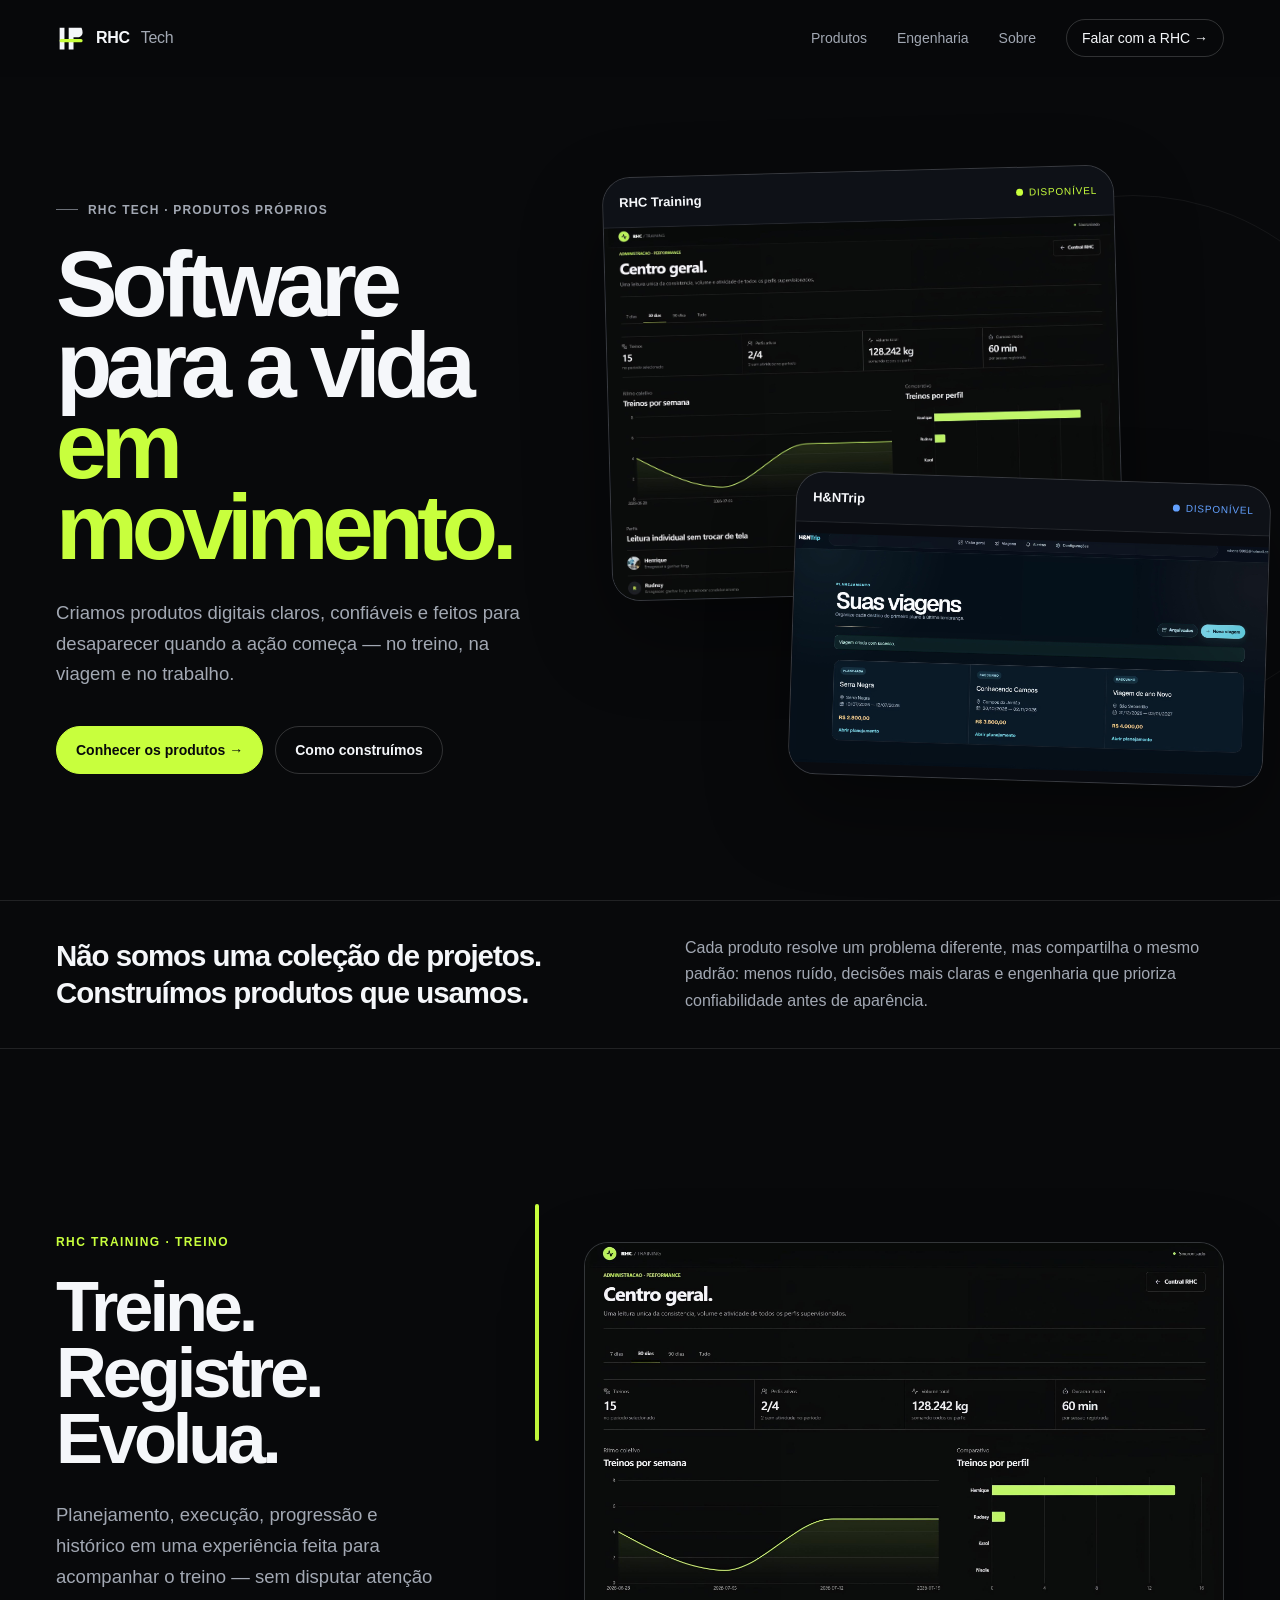
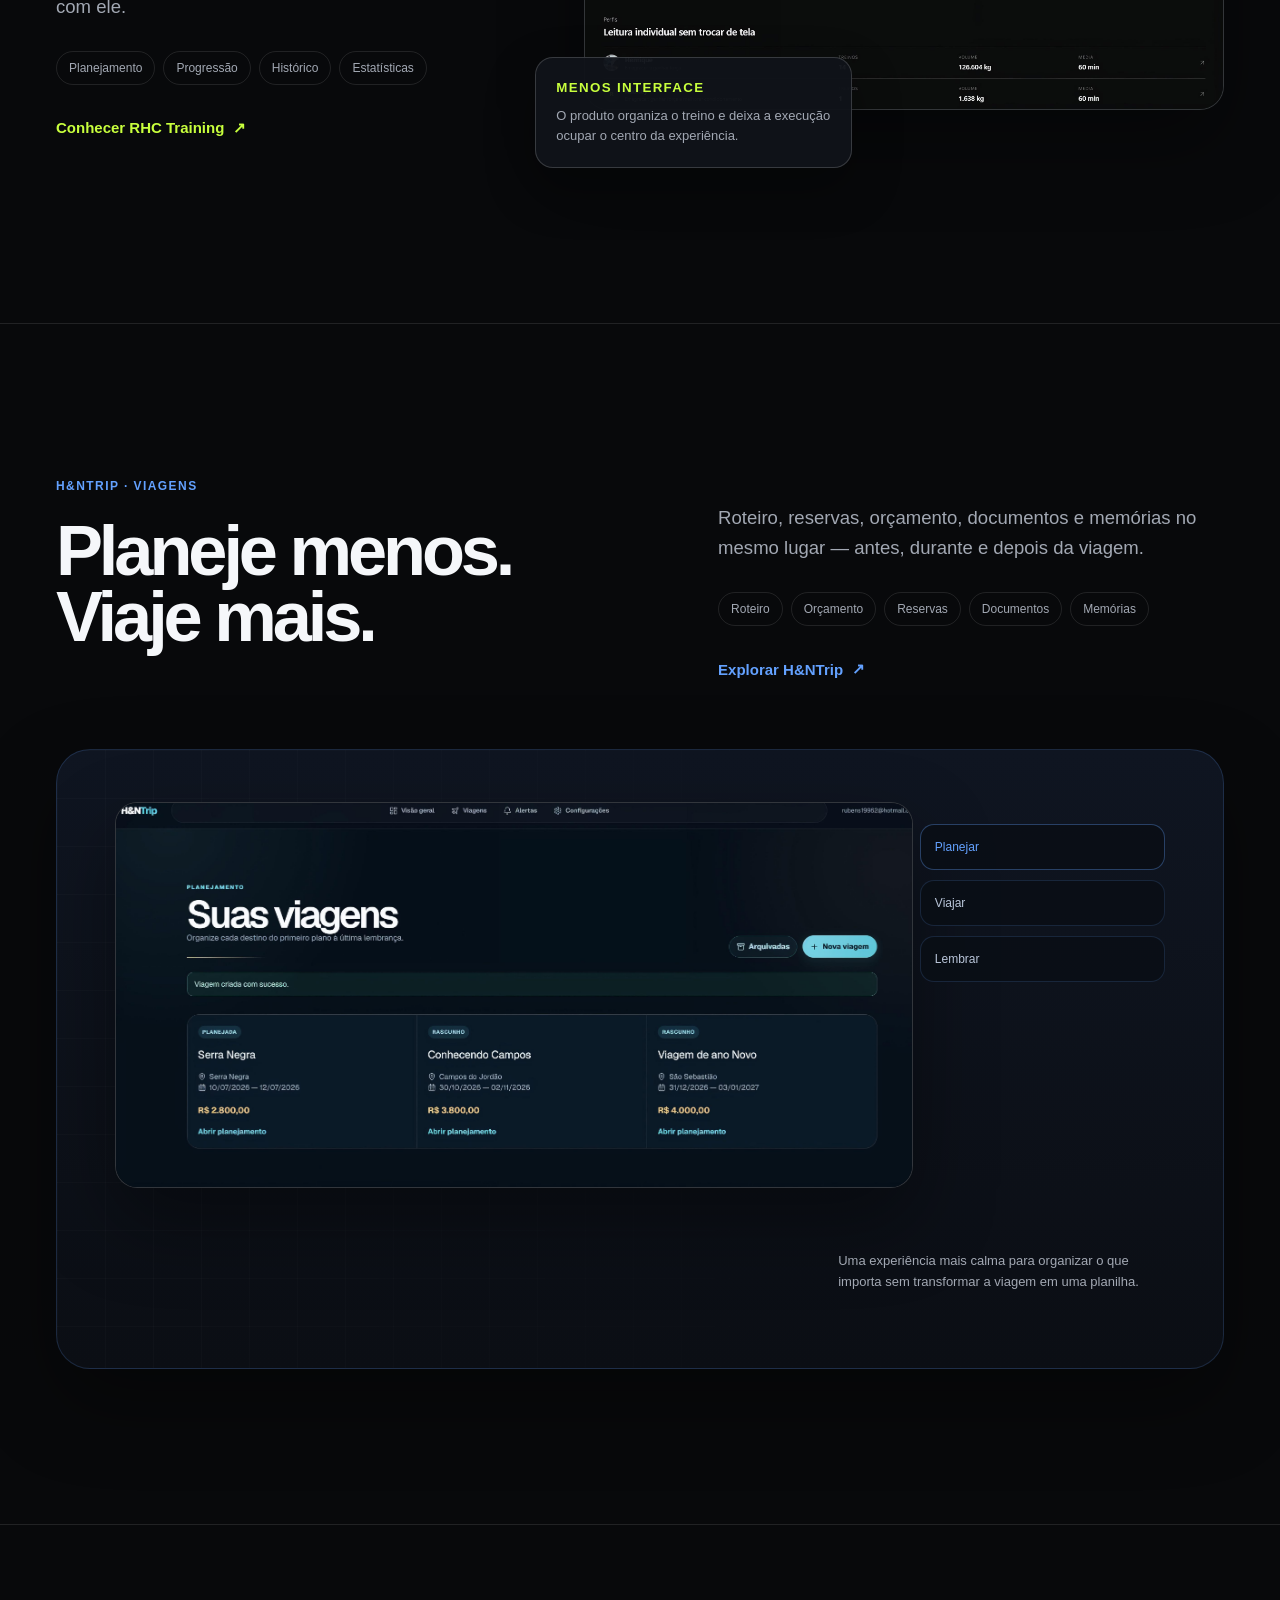
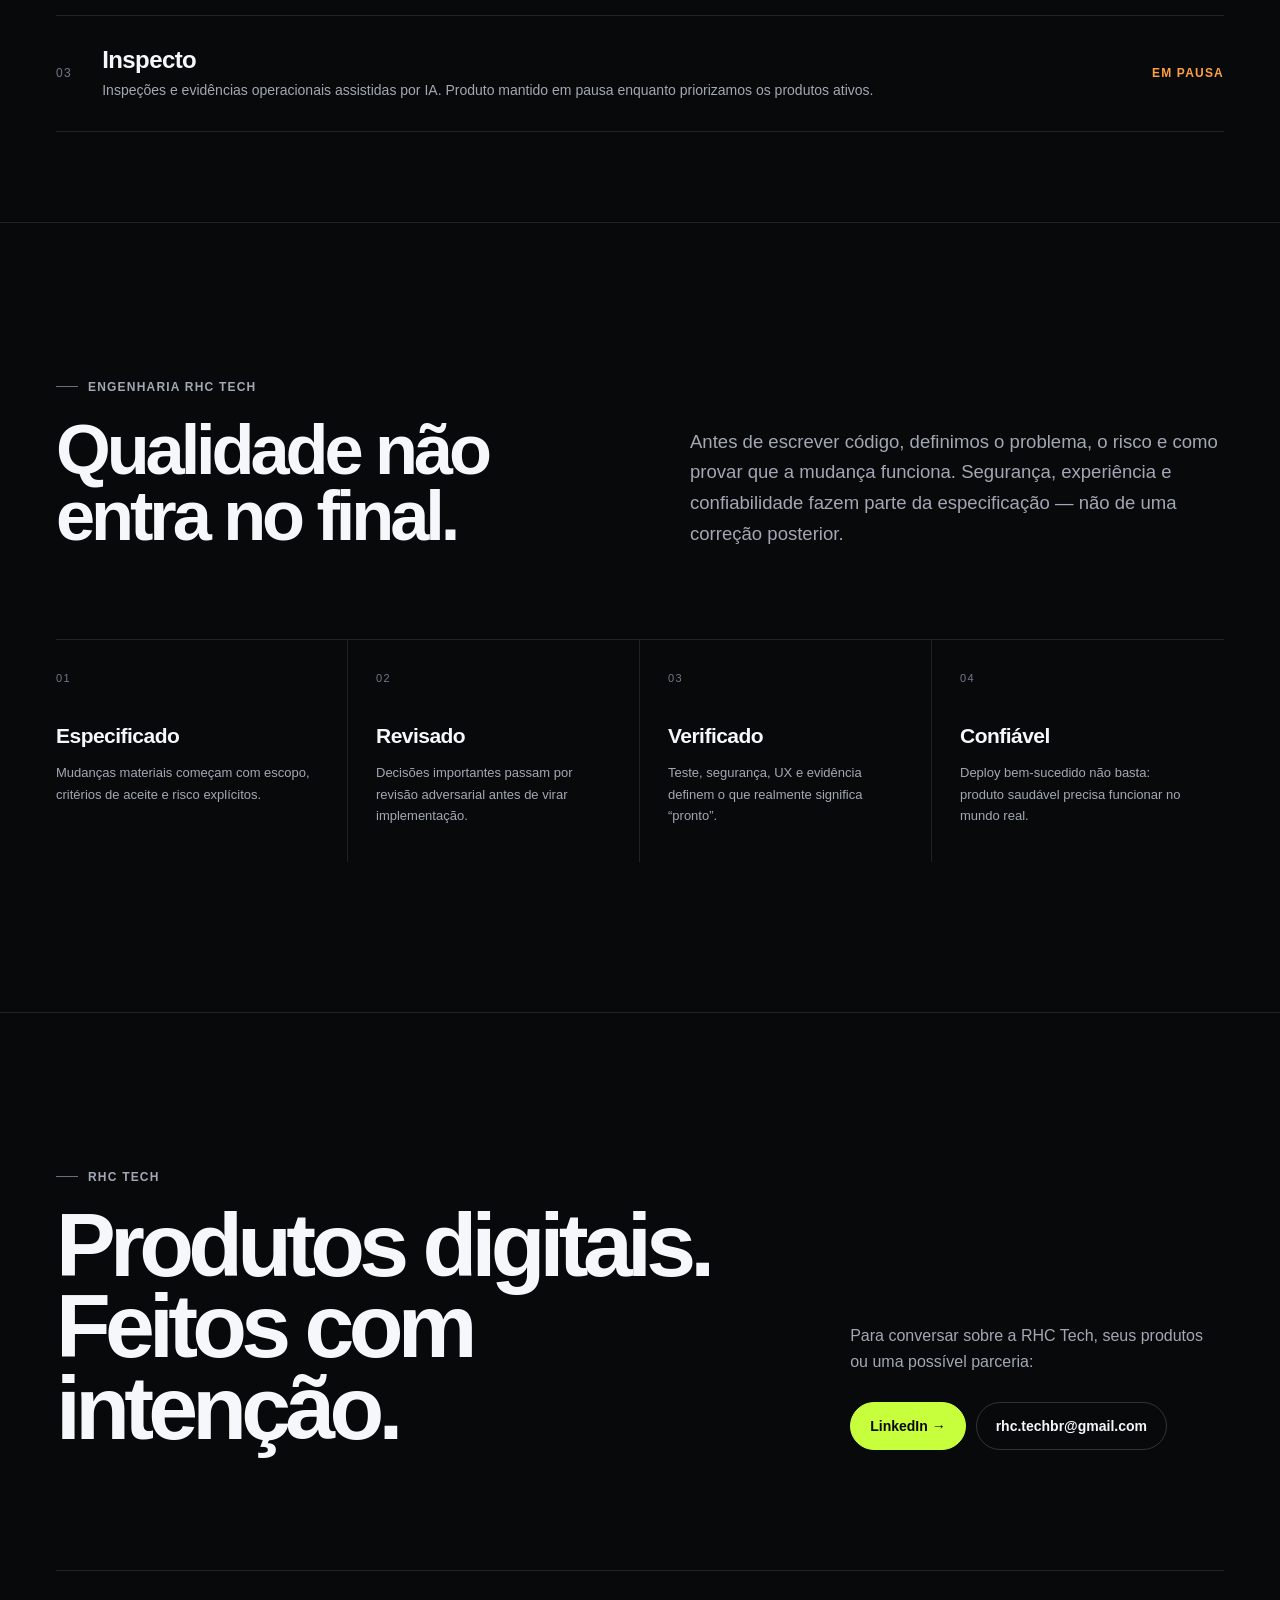
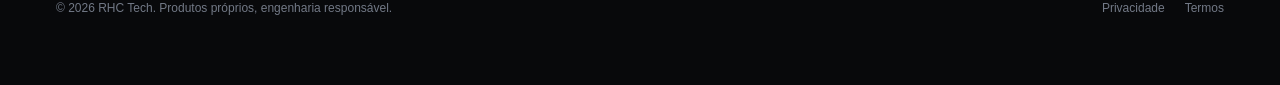
<file: index.html>
<!doctype html>
<html lang="pt-BR">
<head>
  <meta charset="utf-8">
  <meta name="viewport" content="width=device-width, initial-scale=1">
  <title>RHC Tech — Produtos digitais feitos para a vida real</title>
  <meta name="description" content="A RHC Tech cria produtos digitais próprios para treino, viagens e operações: RHC Training, H&NTrip e Inspecto.">
  <meta name="theme-color" content="#08090b">
  <link rel="canonical" href="https://rhctech.com.br/">
  <link rel="icon" href="data:image/svg+xml,%3Csvg xmlns='http://www.w3.org/2000/svg' viewBox='0 0 64 64'%3E%3Crect width='64' height='64' rx='14' fill='%2308090b'/%3E%3Cpath d='M15 14h8v36h-8zm14 0h8v36h-8zm14 0h6c4 0 7 4 7 9s-4 9-9 9H37V14z' fill='%23f5f7fa'/%3E%3Crect x='15' y='35' width='41' height='6' rx='3' fill='%23c8ff3d'/%3E%3C/svg%3E">
  <style>
    :root { color-scheme: dark; --bg:#08090b; --surface:#10131a; --line:rgba(255,255,255,.10); --line-strong:rgba(255,255,255,.17); --text:#f5f7fa; --muted:#a2a8b3; --quiet:#727986; --lime:#c8ff3d; --blue:#63a1ff; --orange:#ff9f43; --radius-md:24px; --radius-lg:34px; --ease:cubic-bezier(.16,1,.3,1); --shadow:0 34px 80px rgba(0,0,0,.36); }
    *{box-sizing:border-box} html{scroll-behavior:smooth} body{margin:0;background:var(--bg);color:var(--text);font-family:Inter,ui-sans-serif,-apple-system,BlinkMacSystemFont,"Segoe UI",sans-serif;-webkit-font-smoothing:antialiased;overflow-x:hidden} body.menu-open{overflow:hidden} a{color:inherit;text-decoration:none} button{font:inherit} img{display:block;max-width:100%} ::selection{background:var(--lime);color:var(--bg)}
    .skip-link{position:fixed;left:16px;top:12px;z-index:1000;transform:translateY(-160%);background:var(--text);color:var(--bg);padding:10px 14px;border-radius:10px}.skip-link:focus{transform:none}
    .wrap{width:min(1320px,calc(100% - 112px));margin-inline:auto}.eyebrow{display:inline-flex;align-items:center;gap:10px;color:var(--muted);font-size:12px;line-height:1;letter-spacing:.10em;text-transform:uppercase;font-weight:750}.eyebrow::before{content:"";width:22px;height:1px;background:currentColor;opacity:.65}.display{margin:0;font-size:clamp(58px,7.2vw,118px);line-height:.88;letter-spacing:-.067em;font-weight:780}.section-title{margin:0;font-size:clamp(48px,5.5vw,88px);line-height:.94;letter-spacing:-.058em;font-weight:760}.lead{margin:0;color:var(--muted);font-size:clamp(17px,1.45vw,21px);line-height:1.65}.kicker{font-size:12px;letter-spacing:.12em;text-transform:uppercase;font-weight:780}.lime{color:var(--lime)}.blue{color:var(--blue)}
    .nav{position:fixed;inset:0 0 auto;z-index:100;background:rgba(8,9,11,.70);backdrop-filter:blur(18px) saturate(130%);border-bottom:1px solid transparent;transition:border-color .25s ease,background .25s ease}.nav.scrolled{border-color:var(--line);background:rgba(8,9,11,.88)}.nav-row{height:76px;display:flex;align-items:center;justify-content:space-between}.brand{display:inline-flex;align-items:center;gap:11px;font-weight:760;letter-spacing:-.02em}.brand-mark{width:29px;height:29px}.brand span{color:var(--muted);font-weight:520}.nav-links{display:flex;align-items:center;gap:30px;color:var(--muted);font-size:14px}.nav-links a:hover,.nav-links a:focus-visible{color:var(--text)}.nav-cta{color:var(--text)!important;border:1px solid var(--line-strong);border-radius:999px;padding:10px 15px}.menu-button{display:none;width:44px;height:44px;border:1px solid var(--line);border-radius:999px;background:transparent;color:var(--text);cursor:pointer}.menu-button span,.menu-button::before,.menu-button::after{content:"";display:block;width:17px;height:1px;margin:4px auto;background:currentColor}
    .hero{min-height:100svh;padding:154px 0 84px;display:grid;align-items:center;overflow:hidden}.hero-grid{display:grid;grid-template-columns:minmax(0,.86fr) minmax(520px,1.14fr);gap:86px;align-items:center}.hero-copy{max-width:710px}.hero-copy .display{margin-top:28px}.hero-copy .display em{color:var(--lime);font-style:normal}.hero-copy .lead{max-width:640px;margin-top:30px}.hero-actions{display:flex;gap:12px;flex-wrap:wrap;margin-top:36px}.btn{display:inline-flex;align-items:center;justify-content:center;min-height:48px;padding:0 19px;border-radius:999px;border:1px solid var(--line-strong);font-size:14px;font-weight:730;transition:transform .2s var(--ease),border-color .2s ease,background .2s ease}.btn:hover{transform:translateY(-2px);border-color:rgba(255,255,255,.28)}.btn.primary{background:var(--lime);color:var(--bg);border-color:var(--lime)}
    .hero-products{position:relative;min-height:660px}.hero-products::before{content:"";position:absolute;width:520px;height:520px;right:-170px;top:40px;border:1px solid rgba(255,255,255,.055);border-radius:50%}.product-preview{position:absolute;overflow:hidden;border:1px solid var(--line-strong);background:var(--surface);box-shadow:var(--shadow)}.product-preview.training-preview{left:0;top:16px;width:83%;border-radius:28px;transform:rotate(-1.5deg)}.product-preview.trip-preview{right:-7%;bottom:34px;width:77%;border-radius:28px;transform:rotate(1.8deg)}.preview-head{height:50px;display:flex;align-items:center;justify-content:space-between;padding:0 16px;border-bottom:1px solid var(--line);background:rgba(14,17,23,.94)}.preview-head strong{font-size:13px}.status-dot{display:flex;gap:6px;align-items:center;color:var(--quiet);font-size:10px;text-transform:uppercase;letter-spacing:.08em}.status-dot::before{content:"";width:7px;height:7px;border-radius:50%;background:currentColor}.training-preview .status-dot{color:var(--lime)}.trip-preview .status-dot{color:var(--blue)}.preview-image{overflow:hidden;background:#090b10}.training-preview .preview-image{aspect-ratio:2048/1495}.trip-preview .preview-image{aspect-ratio:1862/989}.preview-image img{width:100%;height:100%;object-fit:contain;object-position:center;transform:none}
    .proof-strip{border-top:1px solid var(--line);border-bottom:1px solid var(--line);padding:34px 0}.proof-row{display:grid;grid-template-columns:1fr 1fr;gap:90px;align-items:center}.proof-row strong{font-size:clamp(23px,2.3vw,34px);letter-spacing:-.035em;line-height:1.25}.proof-row p{margin:0;color:var(--muted);font-size:16px;line-height:1.65}.product-section{position:relative;padding:155px 0;border-bottom:1px solid var(--line)}.product-copy{max-width:560px}.product-copy .kicker{margin-bottom:25px}.product-copy .section-title{margin-bottom:28px}.product-copy .lead{margin-bottom:28px}.capabilities{display:flex;flex-wrap:wrap;gap:8px;margin:28px 0 34px}.capability{border:1px solid var(--line);border-radius:999px;padding:9px 12px;color:var(--muted);font-size:12px}.product-cta{display:inline-flex;align-items:center;gap:9px;font-size:15px;font-weight:760}.product-cta::after{content:"↗";transition:transform .2s var(--ease)}.product-cta:hover::after{transform:translate(2px,-2px)}
    .training-layout{display:grid;grid-template-columns:.72fr 1.28fr;gap:92px;align-items:center}.training-stage{position:relative;padding:38px 0 58px 7%}.training-screen{position:relative;overflow:hidden;border:1px solid var(--line-strong);border-radius:var(--radius-md);background:#0a0d11;box-shadow:var(--shadow)}.training-screen img{width:100%;height:auto;object-fit:contain;transform:none}.training-accent{position:absolute;left:0;top:0;width:4px;height:42%;background:var(--lime);border-radius:999px}.training-note{position:absolute;left:0;bottom:0;width:min(330px,46%);padding:20px;background:rgba(16,19,26,.96);border:1px solid var(--line-strong);border-radius:18px;box-shadow:0 20px 50px rgba(0,0,0,.32)}.training-note small{color:var(--lime);text-transform:uppercase;letter-spacing:.10em;font-weight:760}.training-note p{margin:10px 0 0;color:var(--muted);font-size:13px;line-height:1.6}
    .trip-section{overflow:hidden}.trip-top{display:grid;grid-template-columns:1fr .9fr;gap:100px;align-items:end;margin-bottom:70px}.trip-top .product-copy{max-width:660px}.trip-stage{position:relative;min-height:620px;padding:52px 5%;border-radius:var(--radius-lg);background:linear-gradient(180deg,#0f1521 0%,#0b0e14 100%);border:1px solid rgba(99,161,255,.18);overflow:hidden;box-shadow:var(--shadow)}.trip-stage::before{content:"";position:absolute;inset:0;background-image:linear-gradient(rgba(255,255,255,.025) 1px,transparent 1px),linear-gradient(90deg,rgba(255,255,255,.025) 1px,transparent 1px);background-size:48px 48px;mask-image:linear-gradient(90deg,rgba(0,0,0,.9),transparent 78%)}.trip-screen{position:relative;z-index:1;width:76%;overflow:hidden;border-radius:22px;border:1px solid var(--line-strong);background:#090d14;box-shadow:0 34px 80px rgba(0,0,0,.38)}.trip-screen img{width:100%;height:auto;object-fit:contain;transform:none}.trip-index{position:absolute;z-index:2;right:5%;top:12%;width:21%;display:grid;gap:10px}.trip-index div{padding:15px 14px;border-radius:14px;border:1px solid rgba(99,161,255,.16);background:rgba(10,14,21,.86);color:#b9c5d9;font-size:12px}.trip-index div:first-child{color:var(--blue);border-color:rgba(99,161,255,.34)}.trip-caption{position:absolute;z-index:2;right:5%;bottom:10%;width:28%;color:var(--muted);font-size:13px;line-height:1.65}
    .paused{padding:90px 0;border-bottom:1px solid var(--line)}.paused-card{display:grid;grid-template-columns:auto 1fr auto;gap:30px;align-items:center;padding:30px 0;border-top:1px solid var(--line);border-bottom:1px solid var(--line);color:var(--muted)}.paused-index{color:var(--quiet);font-size:12px;letter-spacing:.12em}.paused-card h3{margin:0 0 6px;color:var(--text);font-size:24px;letter-spacing:-.025em}.paused-card p{margin:0;font-size:14px;line-height:1.55}.paused-status{color:var(--orange);font-size:12px;font-weight:760;text-transform:uppercase;letter-spacing:.10em}.engineering{padding:150px 0}.engineering-head{display:grid;grid-template-columns:1fr 1fr;gap:100px;align-items:end;margin-bottom:90px}.engineering-head .lead{max-width:570px;justify-self:end}.principles{display:grid;grid-template-columns:repeat(4,1fr);border-top:1px solid var(--line)}.principle{padding:28px 28px 36px 0;border-right:1px solid var(--line);min-height:220px}.principle+.principle{padding-left:28px}.principle:last-child{border-right:0}.principle span{color:var(--quiet);font-size:11px;letter-spacing:.12em}.principle h3{margin:38px 0 14px;font-size:21px;letter-spacing:-.025em}.principle p{margin:0;color:var(--muted);font-size:13px;line-height:1.65}
    .contact{padding:150px 0 70px;border-top:1px solid var(--line)}.contact-grid{display:grid;grid-template-columns:1.3fr .7fr;gap:100px;align-items:end}.contact h2{margin:22px 0 0;font-size:clamp(54px,7vw,106px);line-height:.91;letter-spacing:-.064em}.contact-side{display:grid;gap:14px;justify-items:start}.contact-side p{margin:0 0 12px;color:var(--muted);line-height:1.65}.contact-actions{display:flex;gap:10px;flex-wrap:wrap}footer{margin-top:120px;padding-top:30px;border-top:1px solid var(--line);display:flex;align-items:center;justify-content:space-between;color:var(--quiet);font-size:12px}.legal{display:flex;gap:20px}.reveal{opacity:0;transform:translateY(16px);transition:opacity .65s var(--ease),transform .65s var(--ease)}.reveal.in,.no-js .reveal{opacity:1;transform:none}:focus-visible{outline:2px solid var(--lime);outline-offset:4px}
    @media(max-width:1100px){.wrap{width:min(100% - 64px,1100px)}.hero-grid{grid-template-columns:1fr;gap:56px}.hero{padding-top:132px}.hero-products{min-height:590px;max-width:820px;width:100%}.training-layout{grid-template-columns:1fr;gap:58px}.training-stage{max-width:920px}.trip-top{grid-template-columns:1fr;gap:34px;margin-bottom:52px}.trip-top .product-copy{max-width:690px}.engineering-head{grid-template-columns:1fr;gap:32px}.engineering-head .lead{justify-self:start}.principles{grid-template-columns:repeat(2,1fr)}.principle:nth-child(2){border-right:0}.principle:nth-child(3),.principle:nth-child(4){border-top:1px solid var(--line)}.contact-grid{grid-template-columns:1fr;gap:48px}}
    @media(max-width:760px){.wrap{width:calc(100% - 36px)}.nav-row{height:68px}.menu-button{display:block}.nav-links{position:fixed;inset:68px 0 auto;padding:24px 18px 28px;display:none;flex-direction:column;align-items:stretch;gap:6px;background:rgba(8,9,11,.98);border-bottom:1px solid var(--line)}.nav-links.open{display:flex}.nav-links a{padding:13px 6px}.nav-cta{border-radius:14px;text-align:center}.hero{min-height:auto;padding:120px 0 72px}.display{font-size:clamp(54px,16vw,78px)}.hero-copy .lead{margin-top:24px}.hero-products{min-height:500px;margin-top:14px}.product-preview.training-preview{width:96%;left:-8%;top:8px}.product-preview.trip-preview{width:94%;right:-10%;bottom:4px}.preview-head{height:42px}.proof-strip{padding:28px 0}.proof-row{grid-template-columns:1fr;gap:14px}.product-section{padding:100px 0}.training-stage{padding:20px 0 48px 4%}.training-note{width:68%;padding:14px}.trip-stage{min-height:0;padding:22px;border-radius:22px}.trip-screen{width:100%}.trip-index{position:relative;right:auto;top:auto;width:100%;margin-top:18px;grid-template-columns:repeat(3,1fr)}.trip-index div{text-align:center;padding:12px 8px;font-size:10px}.trip-caption{position:relative;right:auto;bottom:auto;width:100%;margin:18px 0 0}.paused-card{grid-template-columns:auto 1fr}.paused-status{grid-column:2}.engineering{padding:100px 0}.principles{grid-template-columns:1fr}.principle,.principle+.principle{padding:26px 0;border-right:0;border-top:1px solid var(--line);min-height:0}.principle:first-child{border-top:0}.principle h3{margin-top:24px}.contact{padding-top:100px}footer{margin-top:80px;flex-direction:column;align-items:flex-start;gap:18px}}
    @media(prefers-reduced-motion:reduce){html{scroll-behavior:auto}*,*::before,*::after{animation-duration:.01ms!important;animation-iteration-count:1!important;transition-duration:.01ms!important}.reveal{opacity:1;transform:none}}
  </style>
</head>
<body class="no-js">
  <a class="skip-link" href="#conteudo">Pular para o conteúdo</a>
  <nav class="nav" id="nav" aria-label="Navegação principal"><div class="wrap nav-row"><a class="brand" href="#topo" aria-label="RHC Tech, início"><svg class="brand-mark" viewBox="0 0 24 24" aria-hidden="true"><path d="M3 3H7V21H3V3ZM10.5 3H14.5V21H10.5V3ZM18 3H21C21 3 22 4.5 22 7C22 9.5 20 11 18 11H14.5V3H18Z" fill="#F5F7FA"/><rect x="3" y="12.5" width="19" height="2.6" rx="1.3" fill="#C8FF3D"/></svg>RHC <span>Tech</span></a><button class="menu-button" id="menuButton" type="button" aria-expanded="false" aria-controls="navLinks" aria-label="Abrir menu"><span></span></button><div class="nav-links" id="navLinks"><a href="#produtos">Produtos</a><a href="#engenharia">Engenharia</a><a href="#sobre">Sobre</a><a class="nav-cta" href="#contato">Falar com a RHC →</a></div></div></nav>
  <main id="conteudo">
    <header class="hero" id="topo"><div class="wrap hero-grid"><div class="hero-copy reveal"><div class="eyebrow">RHC Tech · Produtos próprios</div><h1 class="display">Software para a vida <em>em movimento.</em></h1><p class="lead">Criamos produtos digitais claros, confiáveis e feitos para desaparecer quando a ação começa — no treino, na viagem e no trabalho.</p><div class="hero-actions"><a class="btn primary" href="#produtos">Conhecer os produtos →</a><a class="btn" href="#engenharia">Como construímos</a></div></div><div class="hero-products reveal" aria-label="Produtos RHC Tech"><article class="product-preview training-preview"><div class="preview-head"><strong>RHC Training</strong><span class="status-dot">Disponível</span></div><div class="preview-image"><img src="assets/rhc-training-site.webp?v=20260724-4" alt="Interface atual do RHC Training mostrando o Centro geral, métricas e evolução de treinos"></div></article><article class="product-preview trip-preview"><div class="preview-head"><strong>H&amp;NTrip</strong><span class="status-dot">Disponível</span></div><div class="preview-image"><img src="assets/hntrip-site.webp?v=20260724-4" alt="Interface atual do H&NTrip mostrando viagens planejadas"></div></article></div></div></header>
    <section class="proof-strip" id="sobre"><div class="wrap proof-row reveal"><strong>Não somos uma coleção de projetos. Construímos produtos que usamos.</strong><p>Cada produto resolve um problema diferente, mas compartilha o mesmo padrão: menos ruído, decisões mais claras e engenharia que prioriza confiabilidade antes de aparência.</p></div></section>
    <section class="product-section" id="produtos" aria-labelledby="training-title"><div class="wrap training-layout"><div class="product-copy reveal"><div class="kicker lime">RHC Training · Treino</div><h2 class="section-title" id="training-title">Treine.<br>Registre.<br>Evolua.</h2><p class="lead">Planejamento, execução, progressão e histórico em uma experiência feita para acompanhar o treino — sem disputar atenção com ele.</p><div class="capabilities" aria-label="Recursos do RHC Training"><span class="capability">Planejamento</span><span class="capability">Progressão</span><span class="capability">Histórico</span><span class="capability">Estatísticas</span></div><a class="product-cta lime" href="https://rhc-training.onrender.com/" target="_blank" rel="noopener noreferrer">Conhecer RHC Training</a></div><div class="training-stage reveal"><span class="training-accent" aria-hidden="true"></span><div class="training-screen"><img src="assets/rhc-training-site.webp?v=20260724-4" alt="Centro geral do RHC Training com métricas, gráficos de treinos e leitura por perfil"></div><div class="training-note"><small>Menos interface</small><p>O produto organiza o treino e deixa a execução ocupar o centro da experiência.</p></div></div></div></section>
    <section class="product-section trip-section" aria-labelledby="trip-title"><div class="wrap"><div class="trip-top"><div class="product-copy reveal"><div class="kicker blue">H&amp;NTrip · Viagens</div><h2 class="section-title" id="trip-title">Planeje menos.<br>Viaje mais.</h2></div><div class="product-copy reveal"><p class="lead">Roteiro, reservas, orçamento, documentos e memórias no mesmo lugar — antes, durante e depois da viagem.</p><div class="capabilities" aria-label="Recursos do H&NTrip"><span class="capability">Roteiro</span><span class="capability">Orçamento</span><span class="capability">Reservas</span><span class="capability">Documentos</span><span class="capability">Memórias</span></div><a class="product-cta blue" href="https://h-ntrip.onrender.com/" target="_blank" rel="noopener noreferrer">Explorar H&amp;NTrip</a></div></div><div class="trip-stage reveal"><div class="trip-screen"><img src="assets/hntrip-site.webp?v=20260724-4" alt="Tela do H&NTrip com viagens planejadas, datas e orçamento"></div><div class="trip-index" aria-hidden="true"><div>Planejar</div><div>Viajar</div><div>Lembrar</div></div><p class="trip-caption">Uma experiência mais calma para organizar o que importa sem transformar a viagem em uma planilha.</p></div></div></section>
    <section class="paused" aria-labelledby="inspecto-title"><div class="wrap"><div class="paused-card reveal"><span class="paused-index">03</span><div><h3 id="inspecto-title">Inspecto</h3><p>Inspeções e evidências operacionais assistidas por IA. Produto mantido em pausa enquanto priorizamos os produtos ativos.</p></div><span class="paused-status">Em pausa</span></div></div></section>
    <section class="engineering" id="engenharia" aria-labelledby="engineering-title"><div class="wrap"><div class="engineering-head"><div class="reveal"><div class="eyebrow">Engenharia RHC Tech</div><h2 class="section-title" id="engineering-title" style="margin-top:24px">Qualidade não entra no final.</h2></div><p class="lead reveal">Antes de escrever código, definimos o problema, o risco e como provar que a mudança funciona. Segurança, experiência e confiabilidade fazem parte da especificação — não de uma correção posterior.</p></div><div class="principles reveal"><article class="principle"><span>01</span><h3>Especificado</h3><p>Mudanças materiais começam com escopo, critérios de aceite e risco explícitos.</p></article><article class="principle"><span>02</span><h3>Revisado</h3><p>Decisões importantes passam por revisão adversarial antes de virar implementação.</p></article><article class="principle"><span>03</span><h3>Verificado</h3><p>Teste, segurança, UX e evidência definem o que realmente significa “pronto”.</p></article><article class="principle"><span>04</span><h3>Confiável</h3><p>Deploy bem-sucedido não basta: produto saudável precisa funcionar no mundo real.</p></article></div></div></section>
    <section class="contact" id="contato" aria-labelledby="contact-title"><div class="wrap"><div class="contact-grid"><div class="reveal"><div class="eyebrow">RHC Tech</div><h2 id="contact-title">Produtos digitais.<br>Feitos com intenção.</h2></div><div class="contact-side reveal"><p>Para conversar sobre a RHC Tech, seus produtos ou uma possível parceria:</p><div class="contact-actions"><a class="btn primary" href="https://www.linkedin.com/in/rubens-hcosta/" target="_blank" rel="noopener noreferrer">LinkedIn →</a><a class="btn" href="mailto:rhc.techbr@gmail.com">rhc.techbr@gmail.com</a></div></div></div><footer><span>© 2026 RHC Tech. Produtos próprios, engenharia responsável.</span><div class="legal"><a href="pages/privacidade.html">Privacidade</a><a href="pages/termos.html">Termos</a></div></footer></div></section>
  </main>
  <script>document.body.classList.remove('no-js');const nav=document.getElementById('nav');const menuButton=document.getElementById('menuButton');const navLinks=document.getElementById('navLinks');const setScrolled=()=>nav.classList.toggle('scrolled',window.scrollY>12);setScrolled();window.addEventListener('scroll',setScrolled,{passive:true});menuButton.addEventListener('click',()=>{const open=menuButton.getAttribute('aria-expanded')==='true';menuButton.setAttribute('aria-expanded',String(!open));menuButton.setAttribute('aria-label',open?'Abrir menu':'Fechar menu');navLinks.classList.toggle('open',!open);document.body.classList.toggle('menu-open',!open)});navLinks.querySelectorAll('a').forEach(link=>link.addEventListener('click',()=>{menuButton.setAttribute('aria-expanded','false');menuButton.setAttribute('aria-label','Abrir menu');navLinks.classList.remove('open');document.body.classList.remove('menu-open')}));document.addEventListener('keydown',event=>{if(event.key==='Escape'&&navLinks.classList.contains('open')){menuButton.click();menuButton.focus()}});const reducedMotion=window.matchMedia('(prefers-reduced-motion: reduce)').matches;const reveals=document.querySelectorAll('.reveal');if(reducedMotion||!('IntersectionObserver'in window)){reveals.forEach(element=>element.classList.add('in'))}else{const observer=new IntersectionObserver(entries=>{entries.forEach(entry=>{if(entry.isIntersecting){entry.target.classList.add('in');observer.unobserve(entry.target)}})},{threshold:.12,rootMargin:'0px 0px -40px'});reveals.forEach(element=>observer.observe(element))}</script>
</body>
</html>
</file>
